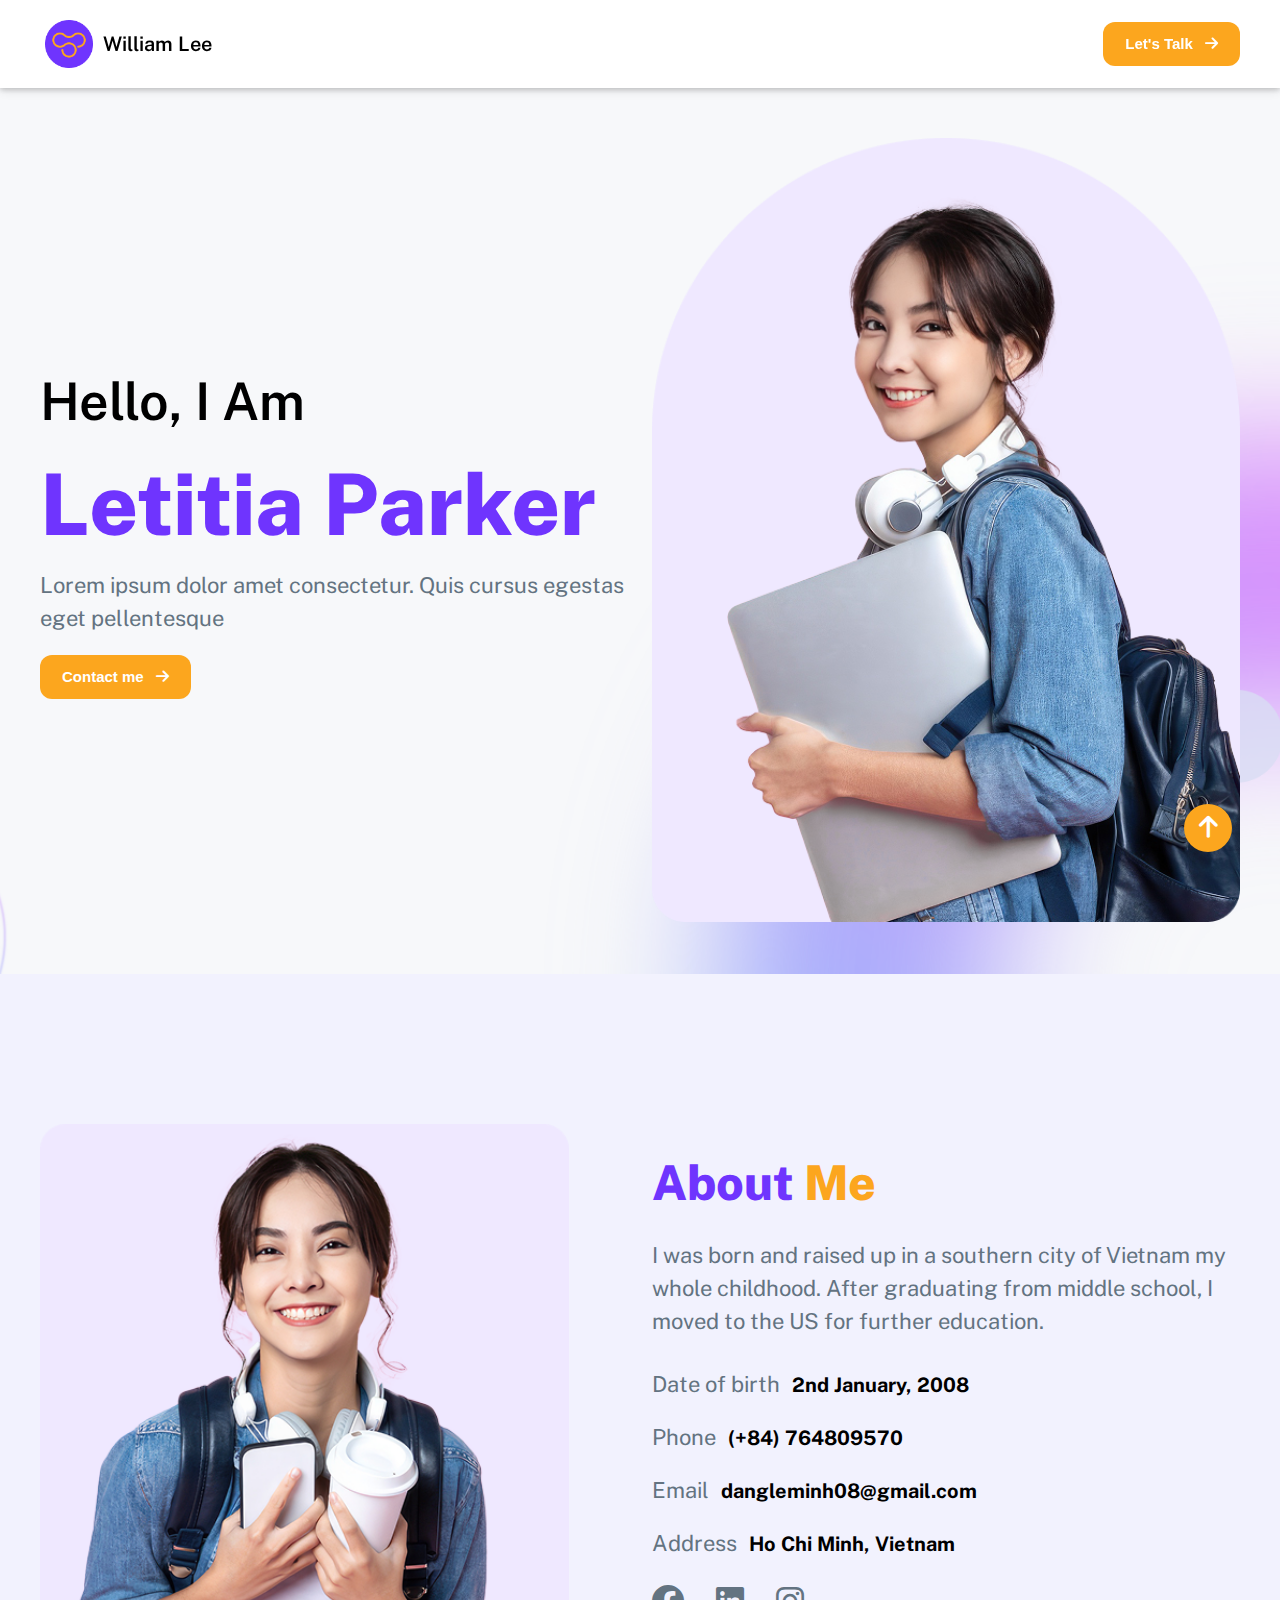
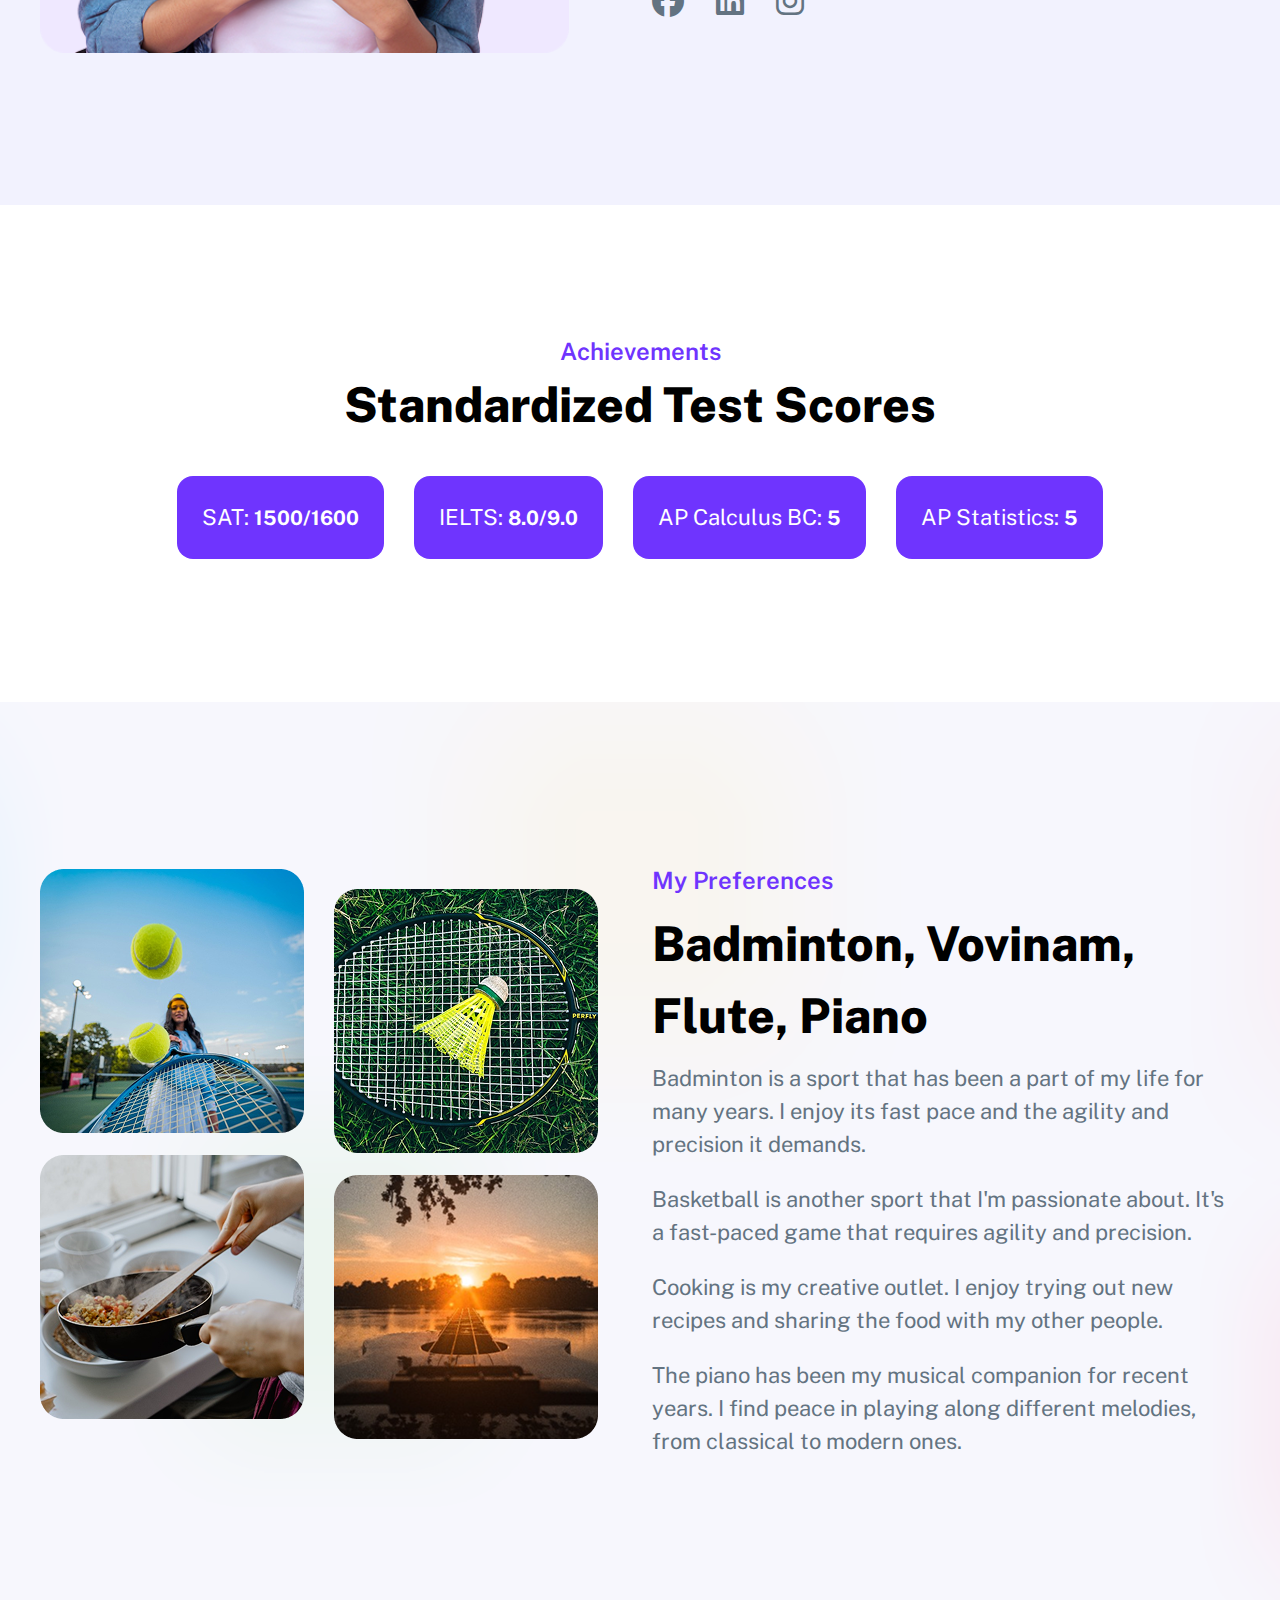
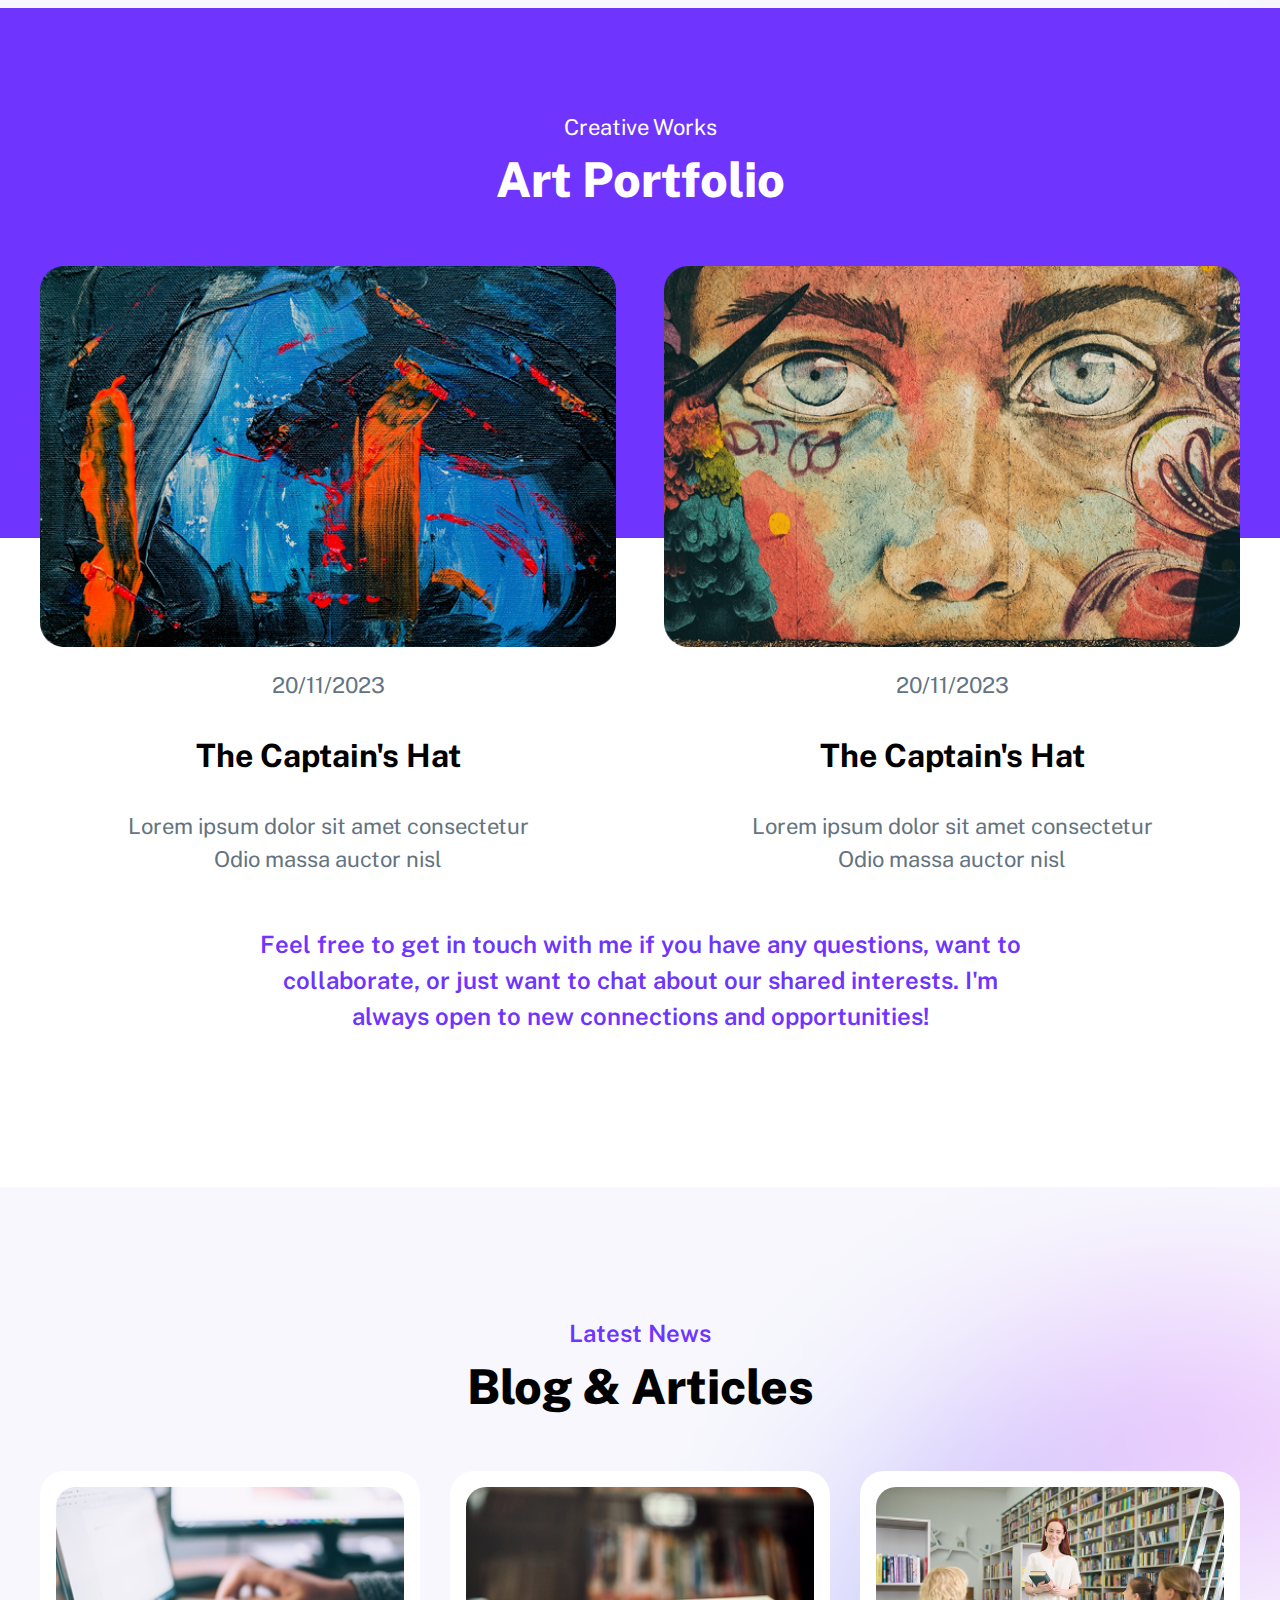
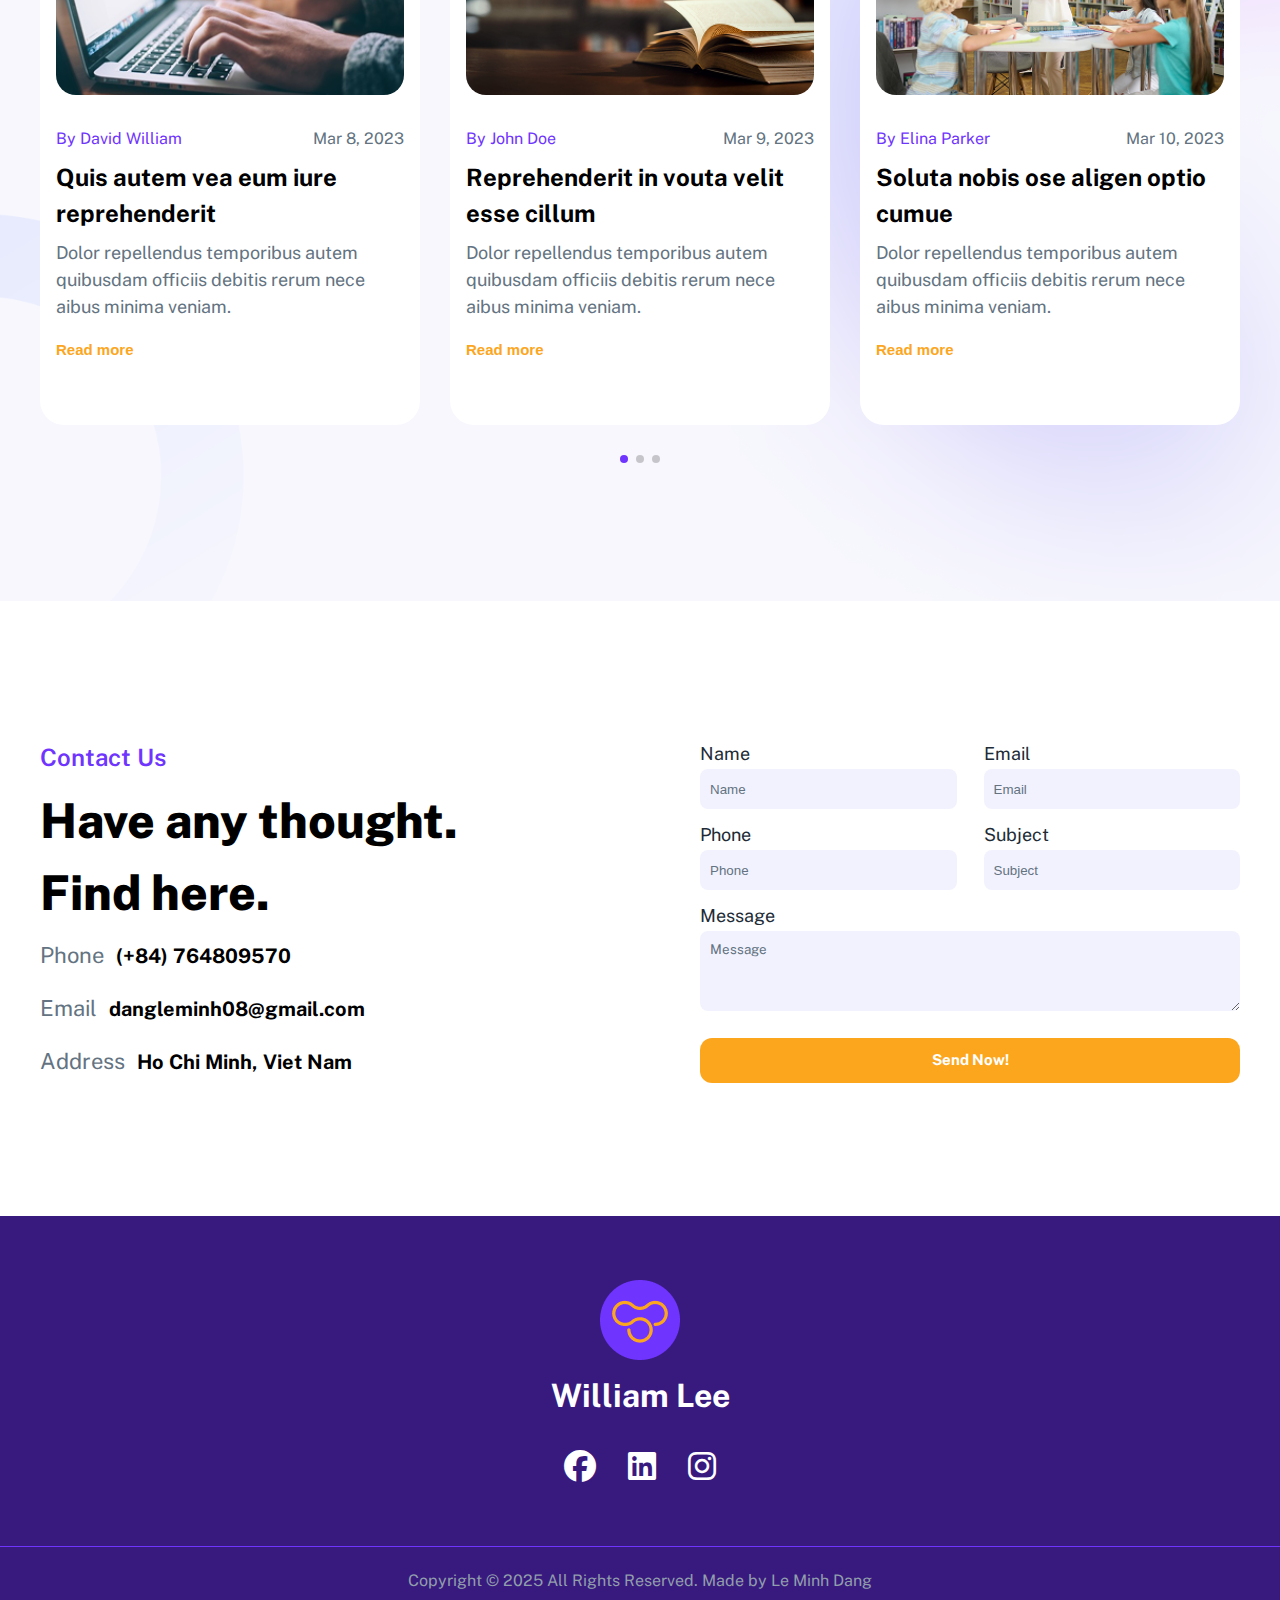
<file: index.html>
<!DOCTYPE html>
<html lang="en">
  <head>
    <meta charset="UTF-8" />
    <meta name="viewport" content="width=device-width, initial-scale=1.0" />
    <title>My Portfolio</title>
    <link rel="stylesheet" href="responsive-portfolio.css" />
    <link
      rel="stylesheet"
      href="https://cdnjs.cloudflare.com/ajax/libs/font-awesome/6.7.2/css/all.min.css"
      integrity="sha512-Evv84Mr4kqVGRNSgIGL/F/aIDqQb7xQ2vcrdIwxfjThSH8CSR7PBEakCr51Ck+w+/U6swU2Im1vVX0SVk9ABhg=="
      crossorigin="anonymous"
      referrerpolicy="no-referrer"
    />
    <link
      rel="stylesheet"
      href="https://cdn.jsdelivr.net/npm/swiper@11/swiper-bundle.min.css"
    />

    <style>
      @import url("https://fonts.googleapis.com/css2?family=Public+Sans:ital,wght@0,100..900;1,100..900&display=swap");
    </style>
  </head>
  <body>
    <header>
      <div class="container center">
        <div id="left">
          <img src="portfolio-img/logo.png" alt="logo" />
          <p>William Lee</p>
        </div>
        <div id="right">
          <a href="#contact">
            <button class="hover-purple">
              Let's Talk <i class="fa-solid fa-arrow-right arrow"></i>
            </button>
          </a>
        </div>
      </div>
    </header>
    <main>
      <section class="intro" style = "background-image: url(portfolio-img/intro-bgr.png);">
        <div class="container center">
          <div id="intro-text">
            <h2>Hello, I Am</h2>
            <h1>Letitia Parker</h1>
            <p>
              Lorem ipsum dolor amet consectetur. Quis cursus egestas eget
              pellentesque
            </p>
            <a href="#contact">
              <button class="hover-purple">
                Contact me <i class="fa-solid fa-arrow-right arrow"></i>
              </button>
            </a>
          </div>
          <div id="intro-img">
            <img src="portfolio-img/intro-img.png" alt="intro-img" />
          </div>
        </div>
      </section>
      <section class="about">
        <div class="container center">
          <div id="about-img">
            <img src="portfolio-img/about-img.png" alt="about-img" />
          </div>
          <div id="about-text">
            <h3>About <span>Me</span></h3>
            <p id="text">
              I was born and raised up in a southern city of Vietnam my whole
              childhood. After graduating from middle school, I moved to the US
              for further education.
            </p>
            <p>Date of birth</p>
            <b>2nd January, 2008</b> <br />
            <p>Phone</p>
            <b>(+84) 764809570</b> <br />
            <p>Email</p>
            <b>dangleminh08@gmail.com</b> <br />
            <p>Address</p>
            <b>Ho Chi Minh, Vietnam</b> <br />
            <a href="https://www.facebook.com/william.lee.0201/" target="_blank"
              ><i class="fa-brands fa-facebook" id="facebook"></i
            ></a>
            <a
              href="https://www.linkedin.com/in/minh-dang-le-b0b76229a/"
              target="_blank"
              ><i class="fa-brands fa-linkedin"></i
            ></a>
            <a href="https://www.instagram.com/will.mdl_/" target="_blank"
              ><i class="fa-brands fa-instagram"></i
            ></a>
          </div>
        </div>
      </section>
      <section class="achieve">
        <div class="container achieve-container center">
          <p class="title-p">Achievements</p>
          <h3>Standardized Test Scores</h3>
          <div id="box">
            <div>
              <p>SAT: <b>1500/1600</b></p>
            </div>
            <div>
              <p>IELTS: <b>8.0/9.0</b></p>
            </div>
            <div>
              <p>AP Calculus BC: <b>5</b></p>
            </div>
            <div>
              <p>AP Statistics: <b>5</b></p>
            </div>
          </div>
        </div>
      </section>
      <section class="hobby" style = "background-image: url(portfolio-img/hobby-bgr.png);">
        <div class="container center">
          <div id="hobby-img">
            <div id="col-1">
              <img src="portfolio-img/tennis.png" alt="tennis" />
              <img src="portfolio-img/cooking.png" alt="cooking" />
            </div>
            <div id="col-2">
              <img src="portfolio-img/badminton.png" alt="badminton" />
              <img src="portfolio-img/guitar.png" alt="guitar" />
            </div>
          </div>
          <div id="hobby-text">
            <p class="title-p">My Preferences</p>
            <h3>Badminton, Vovinam, Flute, Piano</h3>
            <p>
              Badminton is a sport that has been a part of my life for many
              years. I enjoy its fast pace and the agility and precision it
              demands.
            </p>
            <br />
            <p>
              Basketball is another sport that I'm passionate about. It's a
              fast-paced game that requires agility and precision.
            </p>
            <br />
            <p>
              Cooking is my creative outlet. I enjoy trying out new recipes and
              sharing the food with my other people.
            </p>
            <br />
            <p>
              The piano has been my musical companion for recent years. I find
              peace in playing along different melodies, from classical to
              modern ones.
            </p>
          </div>
        </div>
      </section>
      <section class="creative">
        <div id="purple"></div>
        <div class="container creative-container">
          <span></span>
          <p>Creative Works</p>
          <h3>Art Portfolio</h3>
          <div id="creative-content">
            <div id="left-col">
              <img src="portfolio-img/art.png" alt="art" />
              <p>20/11/2023</p>
              <h5>The Captain's Hat</h5>
              <p>Lorem ipsum dolor sit amet consectetur</p>
              <p>Odio massa auctor nisl</p>
            </div>
            <div id="right-col">
              <img src="portfolio-img/portrait.png" alt="portrait" />
              <p>20/11/2023</p>
              <h5>The Captain's Hat</h5>
              <p>Lorem ipsum dolor sit amet consectetur</p>
              <p>Odio massa auctor nisl</p>
            </div>
          </div>
          <div id="creative-text">
            <p class="title-p">
              Feel free to get in touch with me if you have any questions, want
              to collaborate, or just want to chat about our shared interests.
              I'm always open to new connections and opportunities!
            </p>
          </div>
        </div>
      </section>
      <section class="news" style="background-image: url(portfolio-img/news-bgr.png);">
        <div class="container news-container">
          <p class="title-p">Latest News</p>
          <h3 style="margin-bottom: 48px">Blog & Articles</h3>
          <div class="swiper mySwiper">
            <div class="swiper-wrapper">
              <div class="swiper-slide">
                <div class="slide-img">
                  <img src="portfolio-img/typing.png" alt="typing" />
                </div>
                <div class="container"></div>
                <p class="title-p">By David William</p>
                <p style="float: right">Mar 8, 2023</p>
                <h6>Quis autem vea eum iure reprehenderit</h6>
                <p style="font-size: 1.8rem">
                  Dolor repellendus temporibus autem quibusdam officiis debitis
                  rerum nece aibus minima veniam.
                </p>
                <button>Read more</button>
              </div>
              <div class="swiper-slide">
                <div class="slide-img">
                  <img src="portfolio-img/library.png" alt="library" />
                </div>
                <div class="container"></div>
                <p class="title-p">By John Doe</p>
                <p style="float: right">Mar 9, 2023</p>
                <h6>Reprehenderit in vouta velit esse cillum</h6>
                <p style="font-size: 1.8rem">
                  Dolor repellendus temporibus autem quibusdam officiis debitis
                  rerum nece aibus minima veniam.
                </p>
                <button>Read more</button>
              </div>
              <div class="swiper-slide">
                <div class="slide-img">
                  <img src="portfolio-img/teach.png" alt="teacher" />
                </div>
                <div class="container"></div>
                <p class="title-p">By Elina Parker</p>
                <p style="float: right">Mar 10, 2023</p>
                <h6>Soluta nobis ose aligen optio cumue</h6>
                <p style="font-size: 1.8rem">
                  Dolor repellendus temporibus autem quibusdam officiis debitis
                  rerum nece aibus minima veniam.
                </p>
                <button>Read more</button>
              </div>
              <div class="swiper-slide">
                <div class="slide-img">
                  <img src="portfolio-img/rest.png" alt="rest" />
                </div>
                <div class="container"></div>
                <p class="title-p">By Elina Parker</p>
                <p style="float: right">Mar 10, 2023</p>
                <h6>Soluta nobis ose aligen optio cumue</h6>
                <p style="font-size: 1.8rem">
                  Dolor repellendus temporibus autem quibusdam officiis debitis
                  rerum nece aibus minima veniam.
                </p>
                <button>Read more</button>
              </div>
              <div class="swiper-slide">
                <div class="slide-img">
                  <img src="portfolio-img/mentor.png" alt="mentor" />
                </div>
                <div class="container"></div>
                <p class="title-p">By Elina Parker</p>
                <p style="float: right">Mar 10, 2023</p>
                <h6>Soluta nobis ose aligen optio cumue</h6>
                <p style="font-size: 1.8rem">
                  Dolor repellendus temporibus autem quibusdam officiis debitis
                  rerum nece aibus minima veniam.
                </p>
                <button>Read more</button>
              </div>
            </div>
            <div class="swiper-pagination"></div>
          </div>
        </div>
      </section>
      <section class="contact" id="contact">
        <div class="container center contact-container">
          <div id="contact-text">
            <p class="title-p">Contact Us</p>
            <h3>
              Have any thought. <br />
              Find here.
            </h3>
            <p>Phone</p>
            <b>(+84) 764809570</b> <br />
            <p>Email</p>
            <b>dangleminh08@gmail.com</b> <br />
            <p>Address</p>
            <b>Ho Chi Minh, Viet Nam</b>
          </div>
          <div id="contact-form">
            <form>
              <div class="line">
                <div class="fill">
                  <label>Name</label>
                  <input type="text" placeholder="Name" />
                </div>
                <div class="fill">
                  <label>Email</label>
                  <input type="email" placeholder="Email" />
                </div>
              </div>
              <div class="line">
                <div class="fill">
                  <label>Phone</label>
                  <input type="text" placeholder="Phone" />
                </div>
                <div class="fill">
                  <label>Subject</label>
                  <input type="text" placeholder="Subject" />
                </div>
              </div>
              <label>Message</label>
              <textarea name="Message" placeholder="Message"></textarea>
              <button class="hover-purple">Send Now!</button>
            </form>
          </div>
        </div>
      </section>
    </main>
    <footer>
      <div id="footer-logo"><img src="portfolio-img/logo.png" alt="logo" /></div>
      <h5>William Lee</h5>
      <div id="footer-icon">
        <a href="https://www.facebook.com/william.lee.0201/" target="_blank"
          ><i class="fa-brands fa-facebook"></i
        ></a>
        <a
          href="https://www.linkedin.com/in/l%C3%AA-minh-%C4%91%C4%83ng-b0b76229a/"
          target="_blank"
          ><i class="fa-brands fa-linkedin"></i
        ></a>
        <a href="https://www.instagram.com/will.mdl_/" target="_blank"
          ><i class="fa-brands fa-instagram"></i
        ></a>
      </div>
      <div id="copyright">
        <p>Copyright &copy; 2025 All Rights Reserved. Made by Le Minh Dang</p>
      </div>
    </footer>
    <a href="#"
      ><button id="arrow"><i class="fa-solid fa-arrow-up"></i></button
    ></a>

    <!-- Swiper JS -->
    <script src="https://cdn.jsdelivr.net/npm/swiper@11/swiper-bundle.min.js"></script>

    <!-- Initialize Swiper -->
    <script>
      var swiper = new Swiper(".mySwiper", {
        slidesPerView: 3,
        spaceBetween: 30,
        pagination: {
          el: ".swiper-pagination",
          clickable: true,
          renderBullet: function (index, className) {
            return '<span class="' + className + '">' + "</span>";
          },
        },
        autoplay: {
          delay: 3000,
        },
      });
    </script>
  </body>
</html>
</file>
<file: responsive-portfolio.css>
@import "portfolio.css";

@media (max-width:768px){
    .container{
        max-width:768px;
    }
}

/*for update*/
</file>
